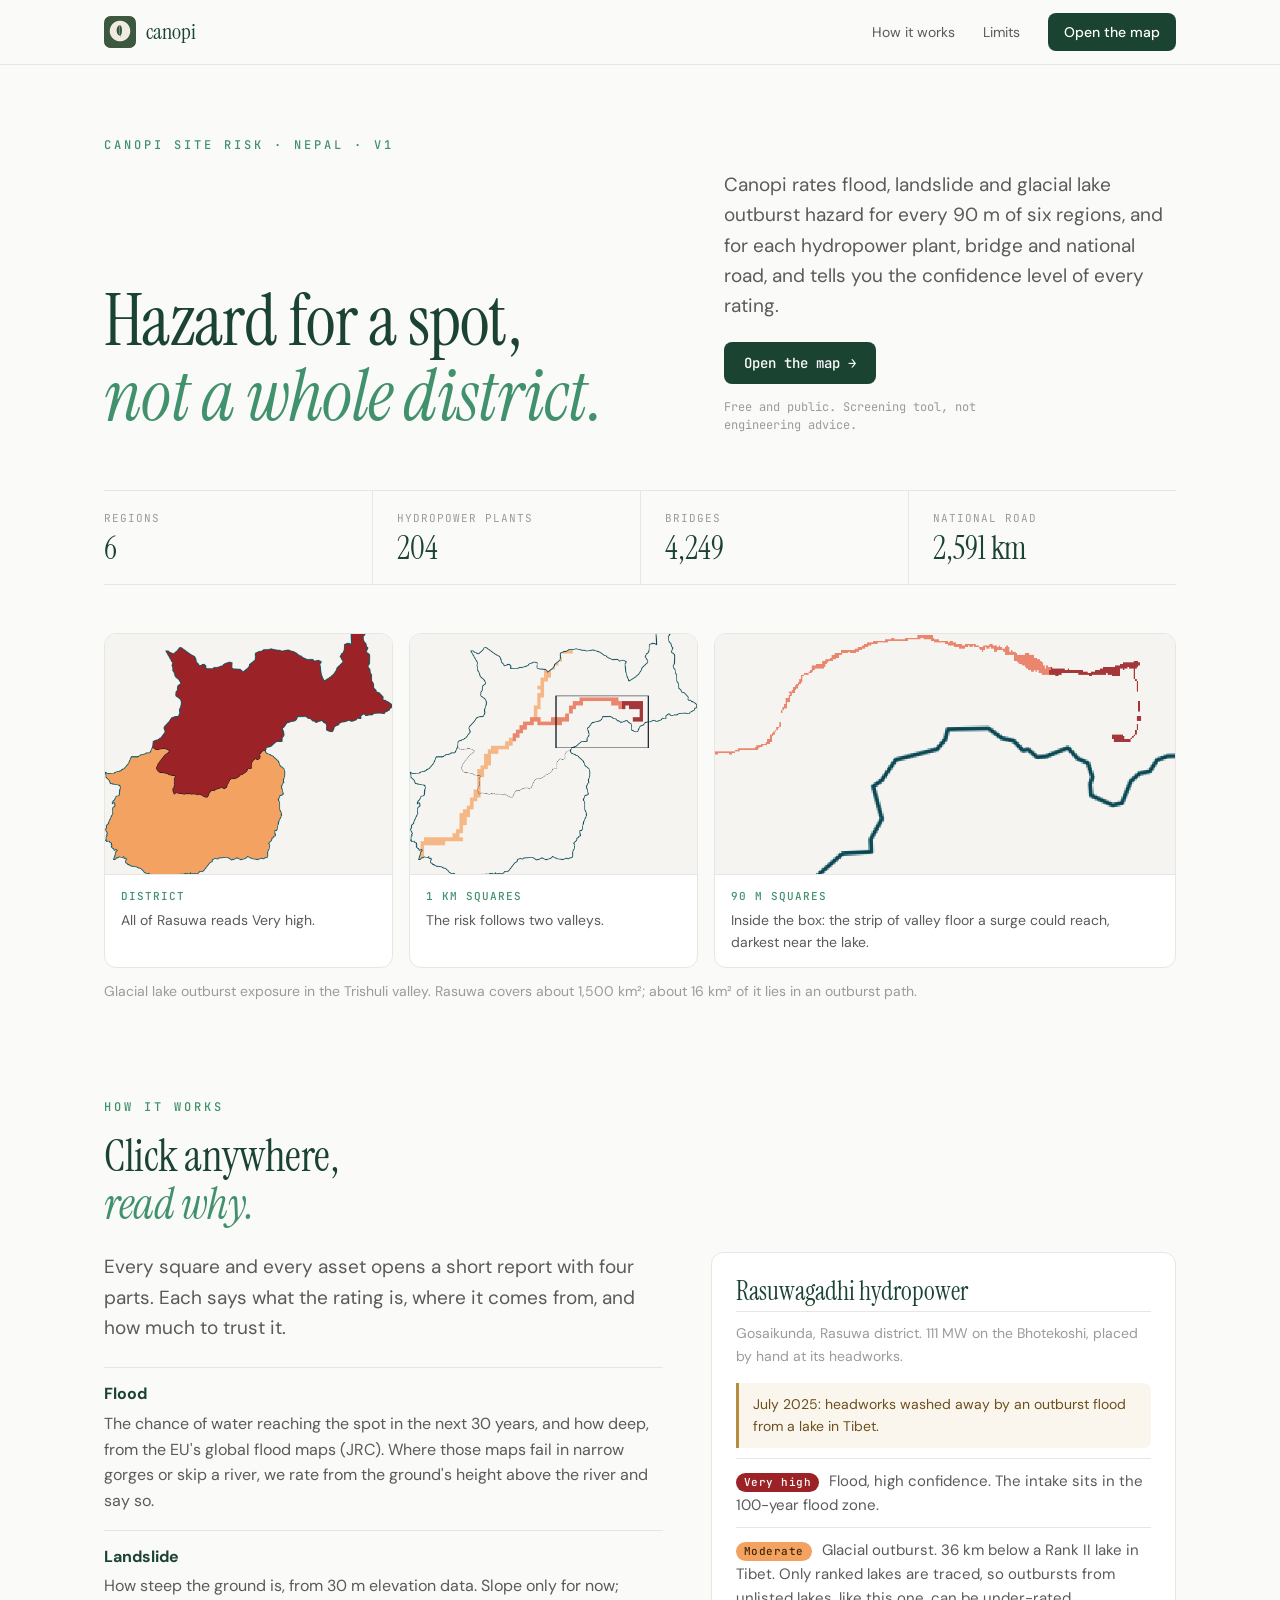
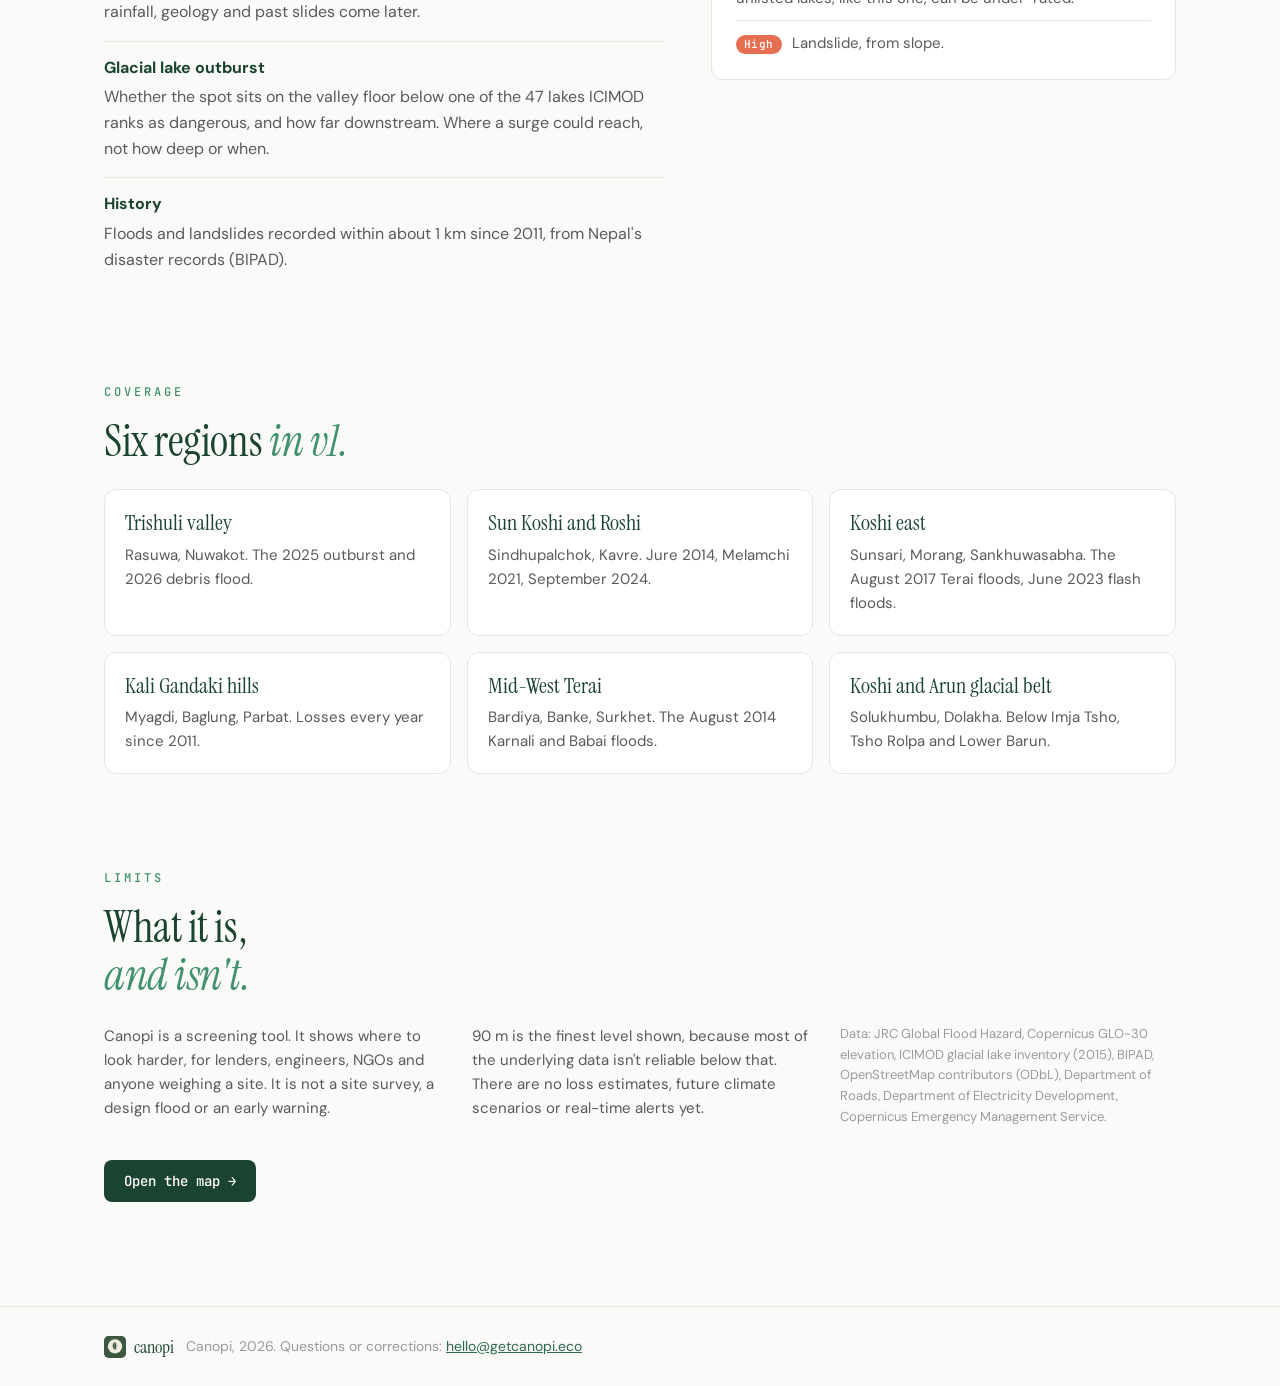
<file: index.html>
<!doctype html>
<html lang="en">
<head>
<meta charset="utf-8">
<meta name="viewport" content="width=device-width, initial-scale=1">
<title>Canopi Site Risk · Nepal</title>
<meta name="description" content="Flood, landslide and glacial lake outburst risk in Nepal for a spot, not a district: every 90 m square of six regions rated, with hydropower plants, bridges and roads scored one by one.">
<link rel="preconnect" href="https://fonts.googleapis.com"><link rel="preconnect" href="https://fonts.gstatic.com" crossorigin>
<link href="https://fonts.googleapis.com/css2?family=Instrument+Serif:ital@0;1&family=DM+Sans:wght@400;500;600;700&family=JetBrains+Mono:wght@400;500&display=swap" rel="stylesheet">
<link rel="icon" href="img/canopi_logo.png">
<link rel="stylesheet" href="home.css">
</head>
<body>
<header class="top"><div class="wrap nav">
  <a class="nav-logo" href="index.html"><img src="img/canopi_logo.png" alt="" width="32" height="32"><span>canopi</span></a>
  <nav><a href="#how">How it works</a><a href="#limits">Limits</a><a class="go" href="map.html">Open the map</a></nav>
</div></header>

<main>
<section class="hero">
  <p class="eyebrow">Canopi Site Risk · Nepal · v1</p>
  <div class="lede">
    <h1>Hazard for a spot,<br><em>not a whole district.</em></h1>
    <div class="lede-side">
      <p>Canopi rates flood, landslide and glacial lake outburst hazard for every 90 m of six regions, and for each hydropower plant, bridge and national road, and tells you the confidence level of every rating.</p>
      <a class="cta" href="map.html">Open the map →</a>
      <p class="small">Free and public. Screening tool, not engineering advice.</p>
    </div>
  </div>
  <dl class="stats">
    <div><dt>Regions</dt><dd>6</dd></div>
    <div><dt>Hydropower plants</dt><dd>204</dd></div>
    <div><dt>Bridges</dt><dd>4,249</dd></div>
    <div><dt>National road</dt><dd>2,591 km</dd></div>
  </dl>
  <figure class="zoom" aria-label="The same valley at three levels of detail">
    <div class="panels">
      <div class="panel"><img src="img/home_district.png" alt="Rasuwa and Nuwakot districts coloured by their worst glacial outburst exposure: Rasuwa entirely dark red"><p><strong>District</strong> All of Rasuwa reads Very high.</p></div>
      <div class="panel"><img src="img/home_1km_box.png" alt="The same area in 1 km squares: only a band along the Langtang and Bhotekoshi rivers is coloured"><p><strong>1 km squares</strong> The risk follows two valleys.</p></div>
      <div class="panel wide"><img src="img/home_90m_zoom.png" alt="Close-up of the boxed area in 90 m squares: a narrow strip along the Langtang valley floor, darkest near the lake"><p><strong>90 m squares</strong> Inside the box: the strip of valley floor a surge could reach, darkest near the lake.</p></div>
    </div>
    <figcaption>Glacial lake outburst exposure in the Trishuli valley. Rasuwa covers about 1,500 km²; about 16 km² of it lies in an outburst path.</figcaption>
  </figure>
</section>

<section id="how" class="how">
  <p class="eyebrow">How it works</p>
  <h2>Click anywhere,<br><em>read why.</em></h2>
  <div class="how-grid">
    <div class="explain">
      <p>Every square and every asset opens a short report with four parts. Each says what the rating is, where it comes from, and how much to trust it.</p>
      <dl>
        <dt>Flood</dt><dd>The chance of water reaching the spot in the next 30 years, and how deep, from the EU's global flood maps (JRC). Where those maps fail in narrow gorges or skip a river, we rate from the ground's height above the river and say so.</dd>
        <dt>Landslide</dt><dd>How steep the ground is, from 30 m elevation data. Slope only for now; rainfall, geology and past slides come later.</dd>
        <dt>Glacial lake outburst</dt><dd>Whether the spot sits on the valley floor below one of the 47 lakes ICIMOD ranks as dangerous, and how far downstream. Where a surge could reach, not how deep or when.</dd>
        <dt>History</dt><dd>Floods and landslides recorded within about 1 km since 2011, from Nepal's disaster records (BIPAD).</dd>
      </dl>
    </div>
    <article class="sample" aria-label="Example report">
      <h3>Rasuwagadhi hydropower</h3>
      <p class="where">Gosaikunda, Rasuwa district. 111 MW on the Bhotekoshi, placed by hand at its headworks.</p>
      <div class="happened">July 2025: headworks washed away by an outburst flood from a lake in Tibet.</div>
      <p><span class="r r5">Very high</span> Flood, high confidence. The intake sits in the 100-year flood zone.</p>
      <p><span class="r r3">Moderate</span> Glacial outburst. 36 km below a Rank II lake in Tibet. Only ranked lakes are traced, so outbursts from unlisted lakes, like this one, can be under-rated.</p>
      <p><span class="r r4">High</span> Landslide, from slope.</p>
    </article>
  </div>
</section>


<section class="where">
  <p class="eyebrow">Coverage</p>
  <h2>Six regions <em>in v1.</em></h2>
  <ul class="regions">
    <li><strong>Trishuli valley</strong> Rasuwa, Nuwakot. The 2025 outburst and 2026 debris flood.</li>
    <li><strong>Sun Koshi and Roshi</strong> Sindhupalchok, Kavre. Jure 2014, Melamchi 2021, September 2024.</li>
    <li><strong>Koshi east</strong> Sunsari, Morang, Sankhuwasabha. The August 2017 Terai floods, June 2023 flash floods.</li>
    <li><strong>Kali Gandaki hills</strong> Myagdi, Baglung, Parbat. Losses every year since 2011.</li>
    <li><strong>Mid-West Terai</strong> Bardiya, Banke, Surkhet. The August 2014 Karnali and Babai floods.</li>
    <li><strong>Koshi and Arun glacial belt</strong> Solukhumbu, Dolakha. Below Imja Tsho, Tsho Rolpa and Lower Barun.</li>
  </ul>
</section>

<section id="limits" class="limits">
  <p class="eyebrow">Limits</p>
  <h2>What it is,<br><em>and isn't.</em></h2>
  <div class="cols">
    <p>Canopi is a screening tool. It shows where to look harder, for lenders, engineers, NGOs and anyone weighing a site. It is not a site survey, a design flood or an early warning.</p>
    <p>90 m is the finest level shown, because most of the underlying data isn't reliable below that. There are no loss estimates, future climate scenarios or real-time alerts yet.</p>
    <p>Data: JRC Global Flood Hazard, Copernicus GLO-30 elevation, ICIMOD glacial lake inventory (2015), BIPAD, OpenStreetMap contributors (ODbL), Department of Roads, Department of Electricity Development, Copernicus Emergency Management Service.</p>
  </div>
  <a class="cta" href="map.html">Open the map →</a>
</section>
</main>

<footer class="foot"><div class="wrap">
  <p><span class="nav-logo small"><img src="img/canopi_logo.png" alt="" width="22" height="22"><span>canopi</span></span> Canopi, 2026. Questions or corrections: <a href="mailto:hello@getcanopi.eco">hello@getcanopi.eco</a></p>
</div></footer>
</body>
</html>
</file>
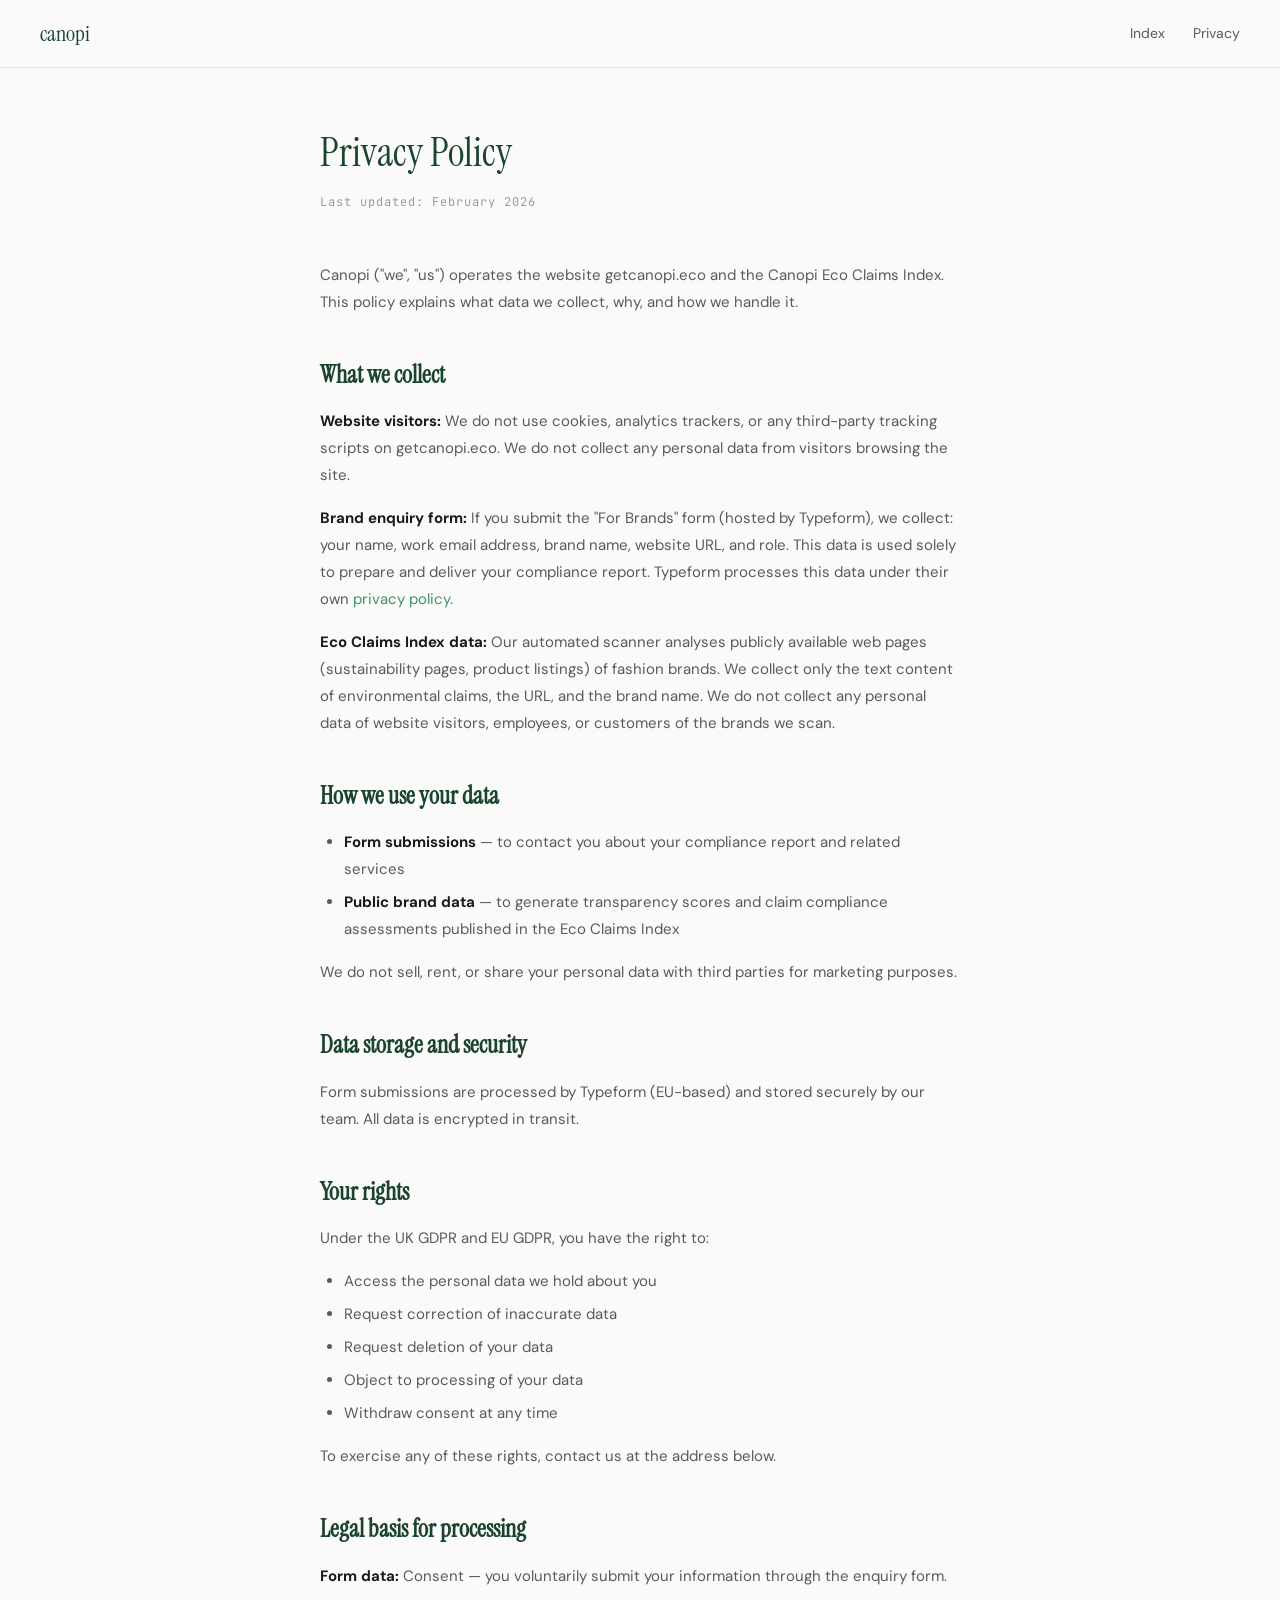
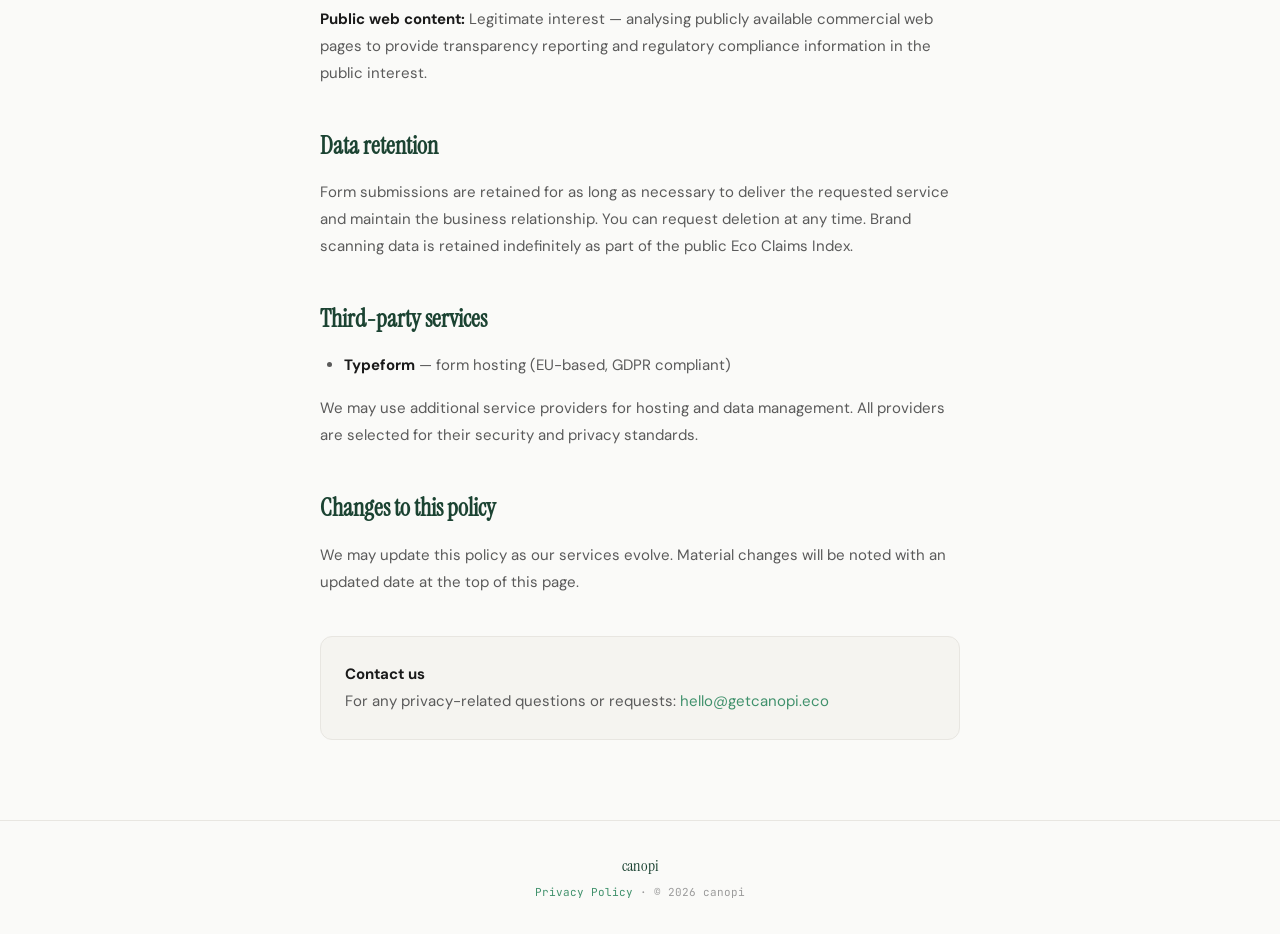
<file: privacy.html>
<!DOCTYPE html>
<html lang="en">
<head>
<meta charset="UTF-8">
<meta name="viewport" content="width=device-width, initial-scale=1.0">
<title>Privacy Policy — canopi</title>
<link rel="preconnect" href="https://fonts.googleapis.com">
<link href="https://fonts.googleapis.com/css2?family=Instrument+Serif:ital@0;1&family=DM+Sans:wght@400;500;600;700&family=JetBrains+Mono:wght@400;500&display=swap" rel="stylesheet">
<style>
:root {
  --forest: #1B4332;
  --green: #2D6A4F;
  --sage: #40916C;
  --mint: #95D5B2;
  --cream: #FAFAF8;
  --warm: #F5F4F0;
  --sand: #E8E6E1;
  --t1: #1A1A1A;
  --t2: #5A5A5A;
  --t3: #9B9B9B;
  --serif: 'Instrument Serif', Georgia, serif;
  --sans: 'DM Sans', -apple-system, sans-serif;
  --mono: 'JetBrains Mono', monospace;
}

* { margin: 0; padding: 0; box-sizing: border-box; }
body { background: var(--cream); color: var(--t1); font-family: var(--sans); line-height: 1.6; -webkit-font-smoothing: antialiased; }
::selection { background: var(--mint); color: var(--forest); }

.nav {
  position: fixed; top: 0; left: 0; right: 0; z-index: 100;
  padding: 16px 40px;
  display: flex; justify-content: space-between; align-items: center;
  background: rgba(250,250,248,0.85); backdrop-filter: blur(16px);
  border-bottom: 1px solid var(--sand);
}
.nav-logo { font-family: var(--serif); font-size: 22px; color: var(--forest); text-decoration: none; }
.nav-links { display: flex; gap: 28px; }
.nav-links a { font-size: 14px; color: var(--t2); text-decoration: none; transition: color 0.2s; }
.nav-links a:hover { color: var(--forest); }

.content {
  max-width: 720px; margin: 0 auto;
  padding: 120px 40px 80px;
}

.content h1 {
  font-family: var(--serif); font-weight: 400;
  font-size: 40px; color: var(--forest); margin-bottom: 8px;
}

.content .updated {
  font-family: var(--mono); font-size: 12px; color: var(--t3);
  letter-spacing: 1px; margin-bottom: 48px;
}

.content h2 {
  font-family: var(--serif); font-size: 24px; color: var(--forest);
  margin: 40px 0 14px;
}

.content p {
  color: var(--t2); font-size: 15px; line-height: 1.8; margin-bottom: 16px;
}

.content strong { color: var(--t1); }

.content a { color: var(--sage); text-decoration: none; }
.content a:hover { text-decoration: underline; }

.content ul {
  margin: 0 0 16px 24px; color: var(--t2); font-size: 15px; line-height: 1.8;
}
.content li { margin-bottom: 6px; }

.contact-box {
  background: var(--warm); border: 1px solid var(--sand);
  border-radius: 12px; padding: 24px; margin-top: 40px;
}
.contact-box p { margin-bottom: 0; }

footer {
  padding: 32px 40px; text-align: center;
  font-family: var(--mono); font-size: 11px; color: var(--t3);
  border-top: 1px solid var(--sand);
}
footer a { color: var(--sage); text-decoration: none; }

@media (max-width: 768px) {
  .content { padding: 100px 20px 60px; }
  .nav { padding: 12px 20px; }
  .nav-links { gap: 16px; }
  .nav-links a { font-size: 12px; }
}
</style>
</head>
<body>

<nav class="nav">
  <a href="/" class="nav-logo">canopi</a>
  <div class="nav-links">
    <a href="/">Index</a>
    <a href="/privacy.html">Privacy</a>
  </div>
</nav>

<main class="content">
  <h1>Privacy Policy</h1>
  <p class="updated">Last updated: February 2026</p>

  <p>Canopi ("we", "us") operates the website getcanopi.eco and the Canopi Eco Claims Index. This policy explains what data we collect, why, and how we handle it.</p>

  <h2>What we collect</h2>

  <p><strong>Website visitors:</strong> We do not use cookies, analytics trackers, or any third-party tracking scripts on getcanopi.eco. We do not collect any personal data from visitors browsing the site.</p>

  <p><strong>Brand enquiry form:</strong> If you submit the "For Brands" form (hosted by Typeform), we collect: your name, work email address, brand name, website URL, and role. This data is used solely to prepare and deliver your compliance report. Typeform processes this data under their own <a href="https://www.typeform.com/privacy-policy/" target="_blank">privacy policy</a>.</p>

  <p><strong>Eco Claims Index data:</strong> Our automated scanner analyses publicly available web pages (sustainability pages, product listings) of fashion brands. We collect only the text content of environmental claims, the URL, and the brand name. We do not collect any personal data of website visitors, employees, or customers of the brands we scan.</p>

  <h2>How we use your data</h2>

  <ul>
    <li><strong>Form submissions</strong> — to contact you about your compliance report and related services</li>
    <li><strong>Public brand data</strong> — to generate transparency scores and claim compliance assessments published in the Eco Claims Index</li>
  </ul>

  <p>We do not sell, rent, or share your personal data with third parties for marketing purposes.</p>

  <h2>Data storage and security</h2>

  <p>Form submissions are processed by Typeform (EU-based) and stored securely by our team. All data is encrypted in transit.</p>

  <h2>Your rights</h2>

  <p>Under the UK GDPR and EU GDPR, you have the right to:</p>

  <ul>
    <li>Access the personal data we hold about you</li>
    <li>Request correction of inaccurate data</li>
    <li>Request deletion of your data</li>
    <li>Object to processing of your data</li>
    <li>Withdraw consent at any time</li>
  </ul>

  <p>To exercise any of these rights, contact us at the address below.</p>

  <h2>Legal basis for processing</h2>

  <p><strong>Form data:</strong> Consent — you voluntarily submit your information through the enquiry form.</p>

  <p><strong>Public web content:</strong> Legitimate interest — analysing publicly available commercial web pages to provide transparency reporting and regulatory compliance information in the public interest.</p>

  <h2>Data retention</h2>

  <p>Form submissions are retained for as long as necessary to deliver the requested service and maintain the business relationship. You can request deletion at any time. Brand scanning data is retained indefinitely as part of the public Eco Claims Index.</p>

  <h2>Third-party services</h2>

  <ul>
    <li><strong>Typeform</strong> — form hosting (EU-based, GDPR compliant)</li>
  </ul>

  <p>We may use additional service providers for hosting and data management. All providers are selected for their security and privacy standards.</p>

  <h2>Changes to this policy</h2>

  <p>We may update this policy as our services evolve. Material changes will be noted with an updated date at the top of this page.</p>

  <div class="contact-box">
    <p><strong>Contact us</strong><br>For any privacy-related questions or requests: <a href="mailto:hello@getcanopi.eco">hello@getcanopi.eco</a></p>
  </div>
</main>

<footer>
  <p><a href="/" style="font-family:var(--serif);font-size:16px;color:var(--forest);text-decoration:none">canopi</a></p>
  <p style="margin-top:6px"><a href="/privacy.html">Privacy Policy</a> · © 2026 canopi</p>
</footer>

</body>
</html>
</file>
<file: home.css>
:root{--amb:#B68D40;--amb-l:#FBF6ED;--cream:#FAFAF8;--forest:#1B4332;--green:#2D6A4F;--sage:#40916C;--mint:#95D5B2;
--grn-l:#EDF5F0;--red:#C1121F;--red-l:#FDF0F0;--sand:#E8E6E1;--warm:#F5F4F0;--t1:#1A1A1A;--t2:#5A5A5A;--t3:#9B9B9B;--max-w:1120px;
--vh:#9b2226;--h:#e76f51;--m:#f4a261;--l:#e9c46a;
--serif:"Instrument Serif",Georgia,serif;--sans:"DM Sans",system-ui,sans-serif;--mono:"JetBrains Mono",ui-monospace,monospace}
*{box-sizing:border-box}
html{scroll-behavior:smooth}
body{margin:0;background:var(--cream);color:var(--t1);font:16px/1.6 var(--sans);-webkit-font-smoothing:antialiased}
a{color:var(--green)}
:focus-visible{outline:2px solid var(--sage);outline-offset:3px;border-radius:4px}
.wrap,main>section{max-width:var(--max-w);margin:0 auto;padding-left:24px;padding-right:24px}

/* nav */
.top{position:sticky;top:0;z-index:10;background:rgba(250,250,248,.92);backdrop-filter:blur(8px);border-bottom:1px solid var(--sand)}
.nav{display:flex;align-items:center;justify-content:space-between;height:64px;gap:16px}
.nav-logo{display:inline-flex;align-items:center;gap:10px;text-decoration:none;color:var(--forest);font:22px/1 var(--serif)}
.nav-logo img{border-radius:7px;display:block}
.nav-logo.small{font-size:18px;gap:8px;vertical-align:middle;margin-right:8px}
.nav-logo.small img{border-radius:5px}
.top nav{display:flex;gap:28px;align-items:center}
.top nav a{font-size:14px;color:var(--t2);text-decoration:none}
.top nav a:hover{color:var(--green)}
.top nav a.go{color:#fff;background:var(--forest);padding:8px 16px;border-radius:8px;font-weight:500}
.top nav a.go:hover{background:var(--green);color:#fff}

/* type */
.eyebrow{font:500 12px/1.4 var(--mono);letter-spacing:3px;text-transform:uppercase;color:var(--sage);margin:0 0 16px}
h1,h2{font-family:var(--serif);font-weight:400;color:var(--forest);margin:0;letter-spacing:-.01em}
h1 em,h2 em{color:var(--sage)}
h1{font-size:clamp(44px,6.4vw,72px);line-height:1.04}
h2{font-size:clamp(34px,4vw,44px);line-height:1.1;margin-bottom:24px}
h3{font:700 20px/1.3 var(--sans);color:var(--t1);margin:0 0 10px}
section{padding-top:88px;padding-bottom:8px}

/* hero */
.hero{padding-top:72px}
.lede{display:grid;grid-template-columns:1.25fr 1fr;gap:56px;align-items:end}
.lede-side p{font-size:19px;color:var(--t2);margin:0 0 20px;max-width:46ch}
.lede-side .small{font:12px/1.5 var(--mono);color:var(--t3);margin:14px 0 0}
.cta{display:inline-block;font:500 14px/1 var(--mono);color:#fff;background:var(--forest);padding:14px 20px;border-radius:8px;text-decoration:none}
.cta:hover{background:var(--green)}
.stats{display:grid;grid-template-columns:repeat(4,1fr);margin:56px 0 0;border-top:1px solid var(--sand);border-bottom:1px solid var(--sand)}
.stats div{padding:20px 0}
.stats div+div{padding-left:24px;border-left:1px solid var(--sand)}
.stats dt{font:11px/1.4 var(--mono);letter-spacing:1px;text-transform:uppercase;color:var(--t3);margin-bottom:6px}
.stats dd{margin:0;font:32px/1 var(--serif);color:var(--forest)}

/* zoom strip */
.zoom{margin:48px 0 0}
.panels{display:grid;grid-template-columns:1fr 1fr 1.6fr;gap:16px}
.panel{background:#fff;border:1px solid var(--sand);border-radius:12px;overflow:hidden;display:flex;flex-direction:column}
.panel img{width:100%;height:240px;object-fit:cover;display:block;background:var(--warm)}
.panel p{flex:1}
.panel p{margin:0;padding:14px 16px;font-size:14px;color:var(--t2);border-top:1px solid var(--sand)}
.panel p strong{display:block;font:500 11px/1.4 var(--mono);letter-spacing:1px;text-transform:uppercase;color:var(--sage);margin-bottom:4px}
.zoom figcaption{font-size:14px;color:var(--t3);margin-top:12px}

/* how */
.how-grid{display:grid;grid-template-columns:1.2fr 1fr;gap:48px;align-items:start}
.explain>p{font-size:19px;color:var(--t2);margin:0 0 24px;max-width:52ch}
.explain dl{margin:0}
.explain dt{font:700 16px/1.3 var(--sans);color:var(--forest);padding-top:16px;border-top:1px solid var(--sand)}
.explain dd{margin:6px 0 16px;color:var(--t2);max-width:60ch}
.sample{background:#fff;border:1px solid var(--sand);border-radius:12px;padding:24px;position:sticky;top:88px}
.sample h3{font:400 26px/1.15 var(--serif);color:var(--forest);margin:0 0 4px}
.sample .where{font-size:14px;color:var(--t3);margin:0 0 16px}
.sample p{font-size:15px;color:var(--t2);margin:10px 0 0;padding-top:10px;border-top:1px solid var(--sand)}
.happened{background:var(--amb-l);border-left:3px solid var(--amb);color:#6b4f1d;font-size:14px;padding:10px 14px;border-radius:0 8px 8px 0}
.r{display:inline-block;font:500 11px/1.6 var(--mono);letter-spacing:.5px;padding:1px 8px;border-radius:999px;color:#fff;margin-right:6px}
.r5{background:var(--vh)}.r4{background:var(--h)}.r3{background:var(--m);color:#3d2a00}

/* proof */
.intro{font-size:19px;color:var(--t2);max-width:60ch;margin:0 0 32px}
.checks{display:grid;grid-template-columns:1fr 1fr;gap:24px}
.check{background:#fff;border:1px solid var(--sand);border-radius:12px;padding:24px}
.check>p{color:var(--t2);font-size:15px;margin:0 0 18px}
.bar{display:grid;grid-template-columns:96px 1fr;grid-template-rows:auto auto;column-gap:14px;margin:0 0 16px;align-items:baseline}
.bar b{grid-row:1/3;font:400 32px/1 var(--serif);color:var(--forest);font-weight:400}
.bar span{display:block;height:8px;border-radius:4px;background:var(--warm);position:relative;overflow:hidden;align-self:center}
.bar span::after{content:"";position:absolute;inset:0 auto 0 0;width:var(--w);border-radius:4px}
.bar span.hit::after{background:var(--sage)}.bar span.ctl::after{background:var(--t3)}
.bar em{font-style:normal;font-size:13px;color:var(--t3)}
.note{font-size:14px;color:var(--t3);margin:8px 0 0}
.misses{margin-top:24px;background:var(--red-l);border-radius:12px;padding:24px}
.misses h3{color:var(--red);font:500 12px/1.4 var(--mono);letter-spacing:3px;text-transform:uppercase}
.misses ul{margin:0;padding-left:18px;color:var(--t2)}
.misses li{margin:8px 0;max-width:80ch}

/* regions */
.regions{list-style:none;margin:0;padding:0;display:grid;grid-template-columns:repeat(3,1fr);gap:16px}
.regions li{background:#fff;border:1px solid var(--sand);border-radius:12px;padding:20px;color:var(--t2);font-size:15px}
.regions strong{display:block;font:400 22px/1.2 var(--serif);color:var(--forest);margin-bottom:6px}

/* limits */
.limits .cols{display:grid;grid-template-columns:repeat(3,1fr);gap:32px;margin-bottom:32px}
.limits .cols p{margin:0;color:var(--t2);font-size:15px}
.limits .cols p:last-child{font-size:13px;color:var(--t3)}

.foot{margin-top:96px;border-top:1px solid var(--sand);padding:28px 0;color:var(--t3);font-size:14px}
.foot p{margin:0}

@media (max-width:900px){
  .lede,.how-grid,.checks{grid-template-columns:1fr;gap:28px}
  .panels{grid-template-columns:1fr 1fr}.panel.wide{grid-column:1/-1}
  .regions,.limits .cols{grid-template-columns:1fr 1fr}
  .stats{grid-template-columns:1fr 1fr}.stats div:nth-child(3){padding-left:0;border-left:0}
  .stats div:nth-child(n+3){border-top:1px solid var(--sand)}
  .sample{position:static}
}
@media (max-width:600px){
  .wrap,main>section{padding-left:16px;padding-right:16px}
  .top nav a:not(.go){display:none}
  .panels,.regions,.limits .cols{grid-template-columns:1fr}
  section{padding-top:64px}
}
</file>
